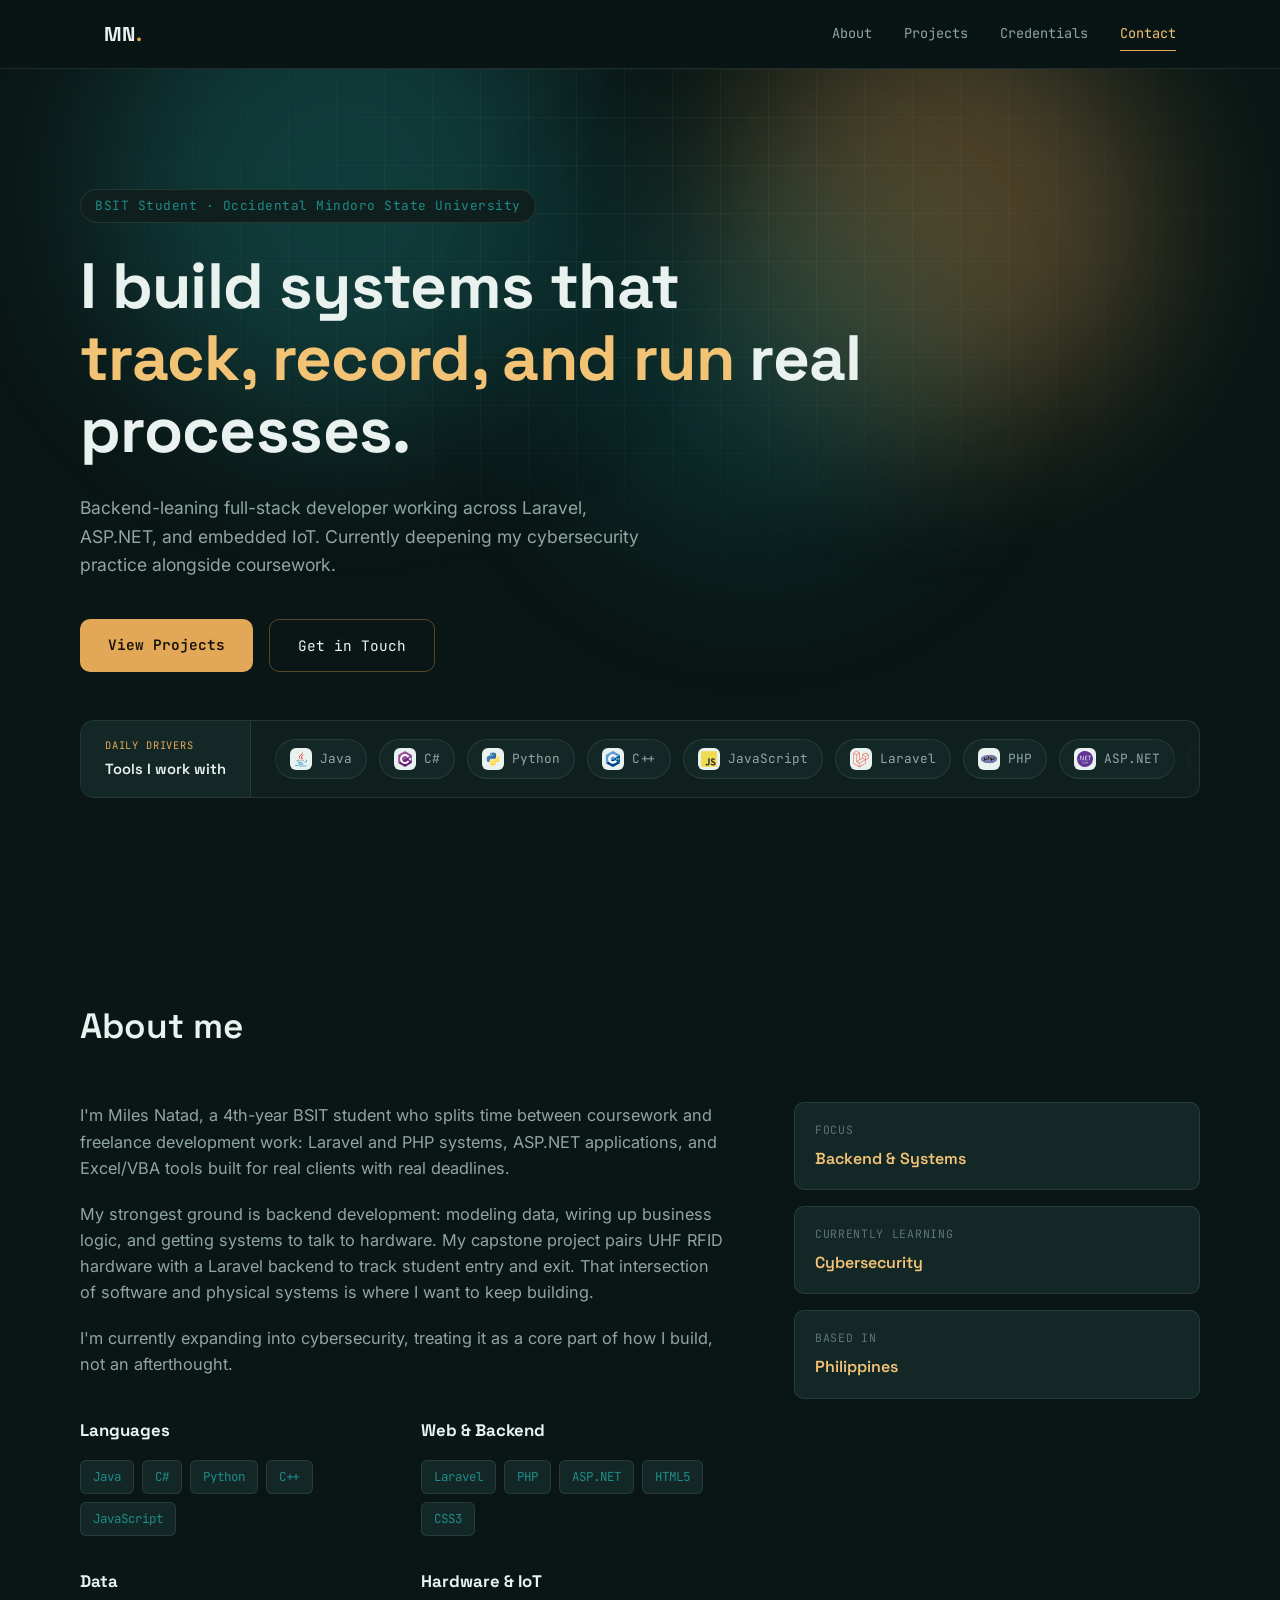
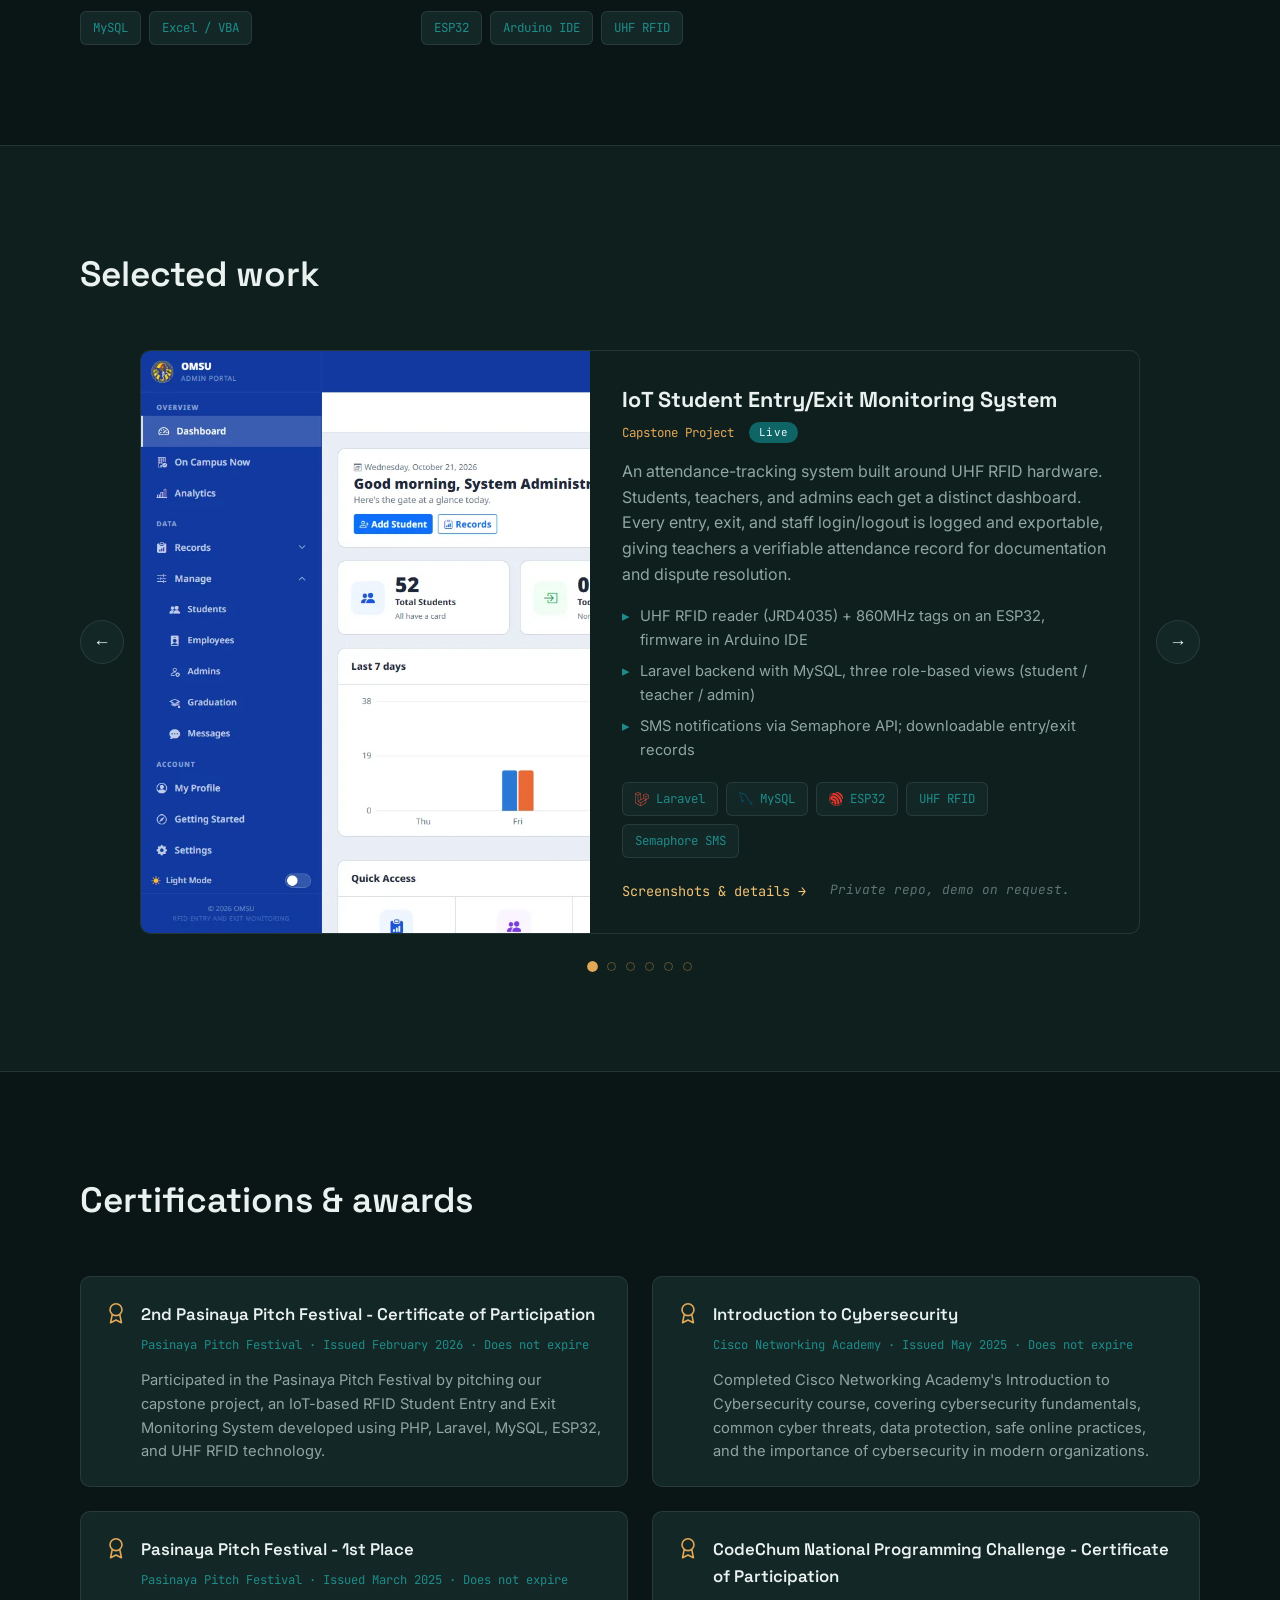
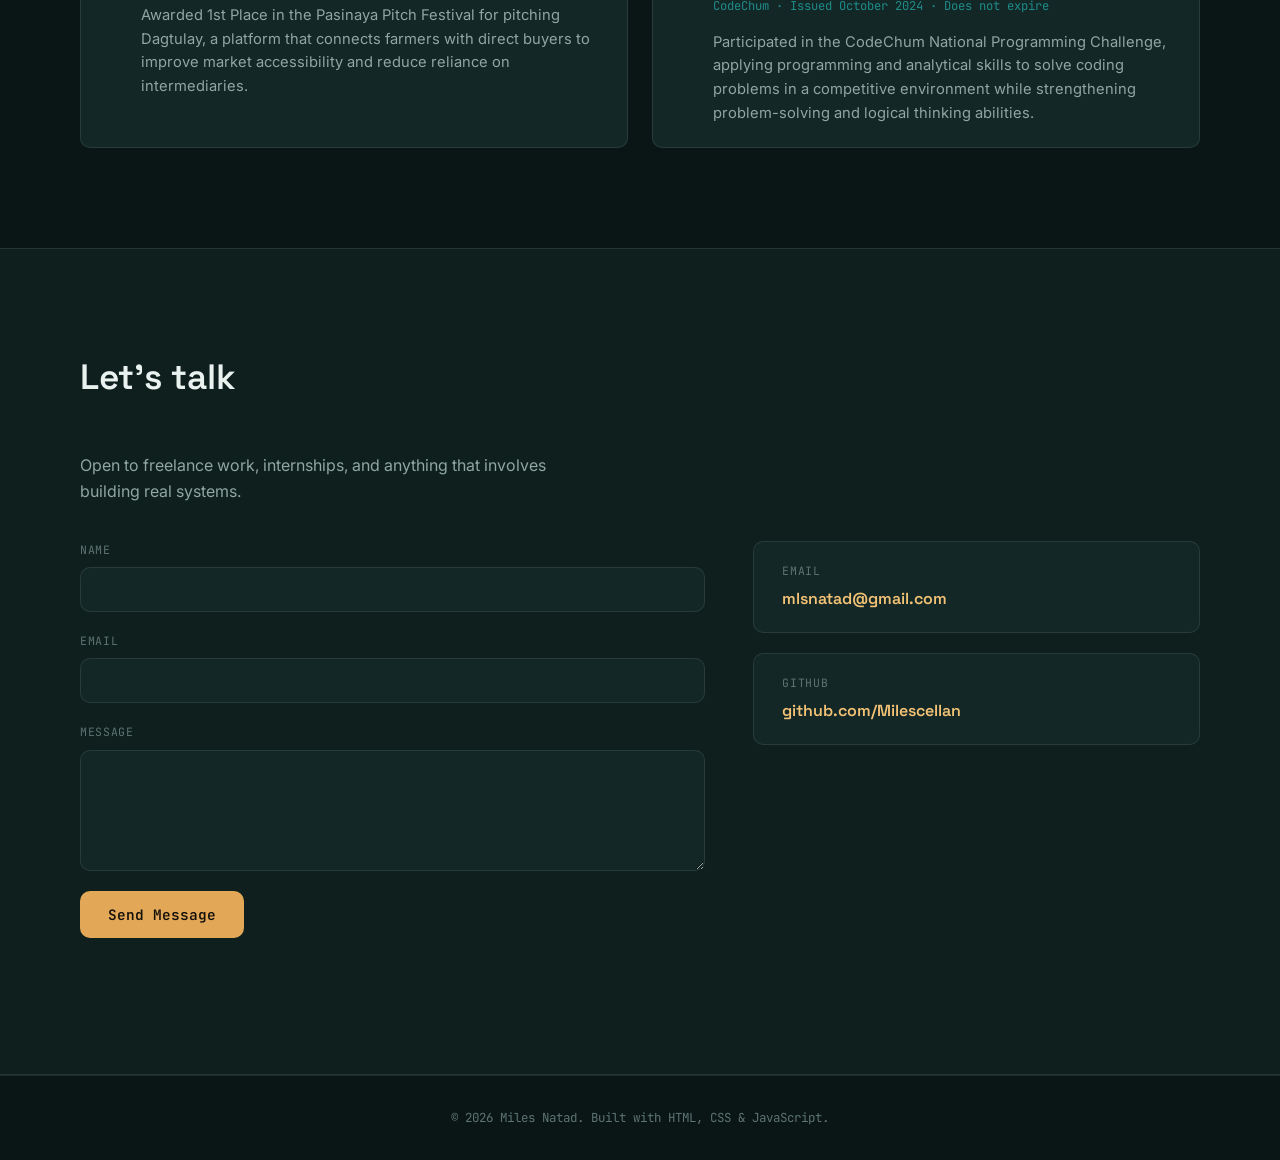
<file: index.html>
<!DOCTYPE html>
<html lang="en">
<head>
<meta charset="UTF-8">
<meta name="viewport" content="width=device-width, initial-scale=1.0">
<title>Miles Natad - Backend-Leaning Full-Stack Developer</title>
<meta name="description" content="Portfolio of Miles Natad, BSIT student and freelance developer specializing in Laravel, ASP.NET, and IoT systems.">

<link rel="icon" type="image/svg+xml" href="assets/icons/favicon.svg">
<link rel="icon" type="image/png" sizes="32x32" href="assets/icons/favicon-32.png">
<link rel="apple-touch-icon" sizes="180x180" href="assets/icons/favicon-180.png">

<meta property="og:type" content="website">
<meta property="og:title" content="Miles Natad - Backend-Leaning Full-Stack Developer">
<meta property="og:description" content="Portfolio of Miles Natad, BSIT student and freelance developer specializing in Laravel, ASP.NET, and IoT systems.">
<meta property="og:image" content="https://milescellan.github.io/assets/images/og-image.png">
<meta property="og:url" content="https://milescellan.github.io/">

<meta name="twitter:card" content="summary_large_image">
<meta name="twitter:title" content="Miles Natad - Backend-Leaning Full-Stack Developer">
<meta name="twitter:description" content="Portfolio of Miles Natad, BSIT student and freelance developer specializing in Laravel, ASP.NET, and IoT systems.">
<meta name="twitter:image" content="https://milescellan.github.io/assets/images/og-image.png">

<link rel="preconnect" href="https://fonts.googleapis.com">
<link rel="preconnect" href="https://fonts.gstatic.com" crossorigin>
<link href="https://fonts.googleapis.com/css2?family=Space+Grotesk:wght@400;500;600;700&family=JetBrains+Mono:wght@400;500&family=Inter:wght@400;500;600&display=swap" rel="stylesheet">
<link rel="stylesheet" href="style.css">

<script type="application/ld+json">
{
  "@context": "https://schema.org",
  "@type": "Person",
  "name": "Miles Natad",
  "url": "https://milescellan.github.io/",
  "sameAs": ["https://github.com/Milescellan"],
  "jobTitle": "Backend-Leaning Full-Stack Developer",
  "email": "mailto:mlsnatad@gmail.com",
  "alumniOf": {
    "@type": "CollegeOrUniversity",
    "name": "Occidental Mindoro State University"
  }
}
</script>
</head>
<body>

<a href="#top" class="skip-link">Skip to main content</a>

<header class="nav">
  <div class="nav-inner">
    <a href="#top" class="nav-brand">MN<span class="nav-brand-dot">.</span></a>
    <nav class="nav-links">
      <a href="#about" data-nav-link="about">About</a>
      <a href="#projects" data-nav-link="projects">Projects</a>
      <a href="#credentials" data-nav-link="credentials">Credentials</a>
      <a href="#contact" data-nav-link="contact">Contact</a>
    </nav>
    <button class="nav-toggle" id="navToggle" aria-label="Toggle menu" aria-expanded="false">
      <span></span><span></span><span></span>
    </button>
  </div>
</header>

<main id="top">

  <!-- HERO -->
  <section class="hero">
    <div class="hero-grid" aria-hidden="true"></div>
    <div class="aurora" aria-hidden="true">
      <span class="aurora-blob aurora-1"></span>
      <span class="aurora-blob aurora-2"></span>
      <span class="aurora-blob aurora-3"></span>
    </div>
    <div class="hero-inner">
      <p class="eyebrow">BSIT Student &middot; Occidental Mindoro State University</p>
      <h1 class="hero-title" data-split>
        I build systems that<br>
        <span class="accent">track, record, and run</span> real processes.
      </h1>
      <p class="hero-sub">
        Backend-leaning full-stack developer working across Laravel, ASP.NET, and embedded IoT.
        Currently deepening my cybersecurity practice alongside coursework.
      </p>
      <div class="hero-actions">
        <a href="#projects" class="btn btn-primary">View Projects</a>
        <a href="#contact" class="btn btn-ghost">Get in Touch</a>
      </div>

      <div class="tools-bar">
        <div class="tools-bar-label">
          <span class="tools-bar-eyebrow">Daily Drivers</span>
          <span class="tools-bar-title">Tools I work with</span>
        </div>
        <div class="tools-bar-track-wrap">
          <div class="tools-bar-track" aria-label="Skills and tools">
            <span class="tool-pill"><span class="tool-pill-icon"><img src="assets/icons/java.svg" alt=""></span>Java</span>
            <span class="tool-pill"><span class="tool-pill-icon"><img src="assets/icons/csharp.svg" alt=""></span>C#</span>
            <span class="tool-pill"><span class="tool-pill-icon"><img src="assets/icons/python.svg" alt=""></span>Python</span>
            <span class="tool-pill"><span class="tool-pill-icon"><img src="assets/icons/cplusplus.svg" alt=""></span>C++</span>
            <span class="tool-pill"><span class="tool-pill-icon"><img src="assets/icons/javascript.svg" alt=""></span>JavaScript</span>
            <span class="tool-pill"><span class="tool-pill-icon"><img src="assets/icons/laravel.svg" alt=""></span>Laravel</span>
            <span class="tool-pill"><span class="tool-pill-icon"><img src="assets/icons/php.svg" alt=""></span>PHP</span>
            <span class="tool-pill"><span class="tool-pill-icon"><img src="assets/icons/dotnet.svg" alt=""></span>ASP.NET</span>
            <span class="tool-pill"><span class="tool-pill-icon"><img src="assets/icons/html5.svg" alt=""></span>HTML5</span>
            <span class="tool-pill"><span class="tool-pill-icon"><img src="assets/icons/css3.svg" alt=""></span>CSS3</span>
            <span class="tool-pill"><span class="tool-pill-icon"><img src="assets/icons/mysql.svg" alt=""></span>MySQL</span>
            <span class="tool-pill"><span class="tool-pill-icon"><img src="assets/icons/excel.svg" alt=""></span>Excel / VBA</span>
            <span class="tool-pill"><span class="tool-pill-icon"><img src="assets/icons/espressif.svg" alt=""></span>ESP32</span>
            <span class="tool-pill"><span class="tool-pill-icon"><img src="assets/icons/arduino.svg" alt=""></span>Arduino IDE</span>
            <span class="tool-pill"><span class="tool-pill-icon"><svg viewBox="0 0 24 24" fill="none" xmlns="http://www.w3.org/2000/svg"><rect x="3" y="9" width="6" height="6" rx="1" stroke="#0F1F1D" stroke-width="1.6"/><path d="M12 12h1.5M15.5 8.5a5 5 0 010 7M18.5 5.5a9 9 0 010 13" stroke="#0F1F1D" stroke-width="1.6" stroke-linecap="round"/></svg></span>UHF RFID</span>
            <!-- duplicated for seamless loop -->
            <span class="tool-pill" aria-hidden="true"><span class="tool-pill-icon"><img src="assets/icons/java.svg" alt=""></span>Java</span>
            <span class="tool-pill" aria-hidden="true"><span class="tool-pill-icon"><img src="assets/icons/csharp.svg" alt=""></span>C#</span>
            <span class="tool-pill" aria-hidden="true"><span class="tool-pill-icon"><img src="assets/icons/python.svg" alt=""></span>Python</span>
            <span class="tool-pill" aria-hidden="true"><span class="tool-pill-icon"><img src="assets/icons/cplusplus.svg" alt=""></span>C++</span>
            <span class="tool-pill" aria-hidden="true"><span class="tool-pill-icon"><img src="assets/icons/javascript.svg" alt=""></span>JavaScript</span>
            <span class="tool-pill" aria-hidden="true"><span class="tool-pill-icon"><img src="assets/icons/laravel.svg" alt=""></span>Laravel</span>
            <span class="tool-pill" aria-hidden="true"><span class="tool-pill-icon"><img src="assets/icons/php.svg" alt=""></span>PHP</span>
            <span class="tool-pill" aria-hidden="true"><span class="tool-pill-icon"><img src="assets/icons/dotnet.svg" alt=""></span>ASP.NET</span>
            <span class="tool-pill" aria-hidden="true"><span class="tool-pill-icon"><img src="assets/icons/html5.svg" alt=""></span>HTML5</span>
            <span class="tool-pill" aria-hidden="true"><span class="tool-pill-icon"><img src="assets/icons/css3.svg" alt=""></span>CSS3</span>
            <span class="tool-pill" aria-hidden="true"><span class="tool-pill-icon"><img src="assets/icons/mysql.svg" alt=""></span>MySQL</span>
            <span class="tool-pill" aria-hidden="true"><span class="tool-pill-icon"><img src="assets/icons/excel.svg" alt=""></span>Excel / VBA</span>
            <span class="tool-pill" aria-hidden="true"><span class="tool-pill-icon"><img src="assets/icons/espressif.svg" alt=""></span>ESP32</span>
            <span class="tool-pill" aria-hidden="true"><span class="tool-pill-icon"><img src="assets/icons/arduino.svg" alt=""></span>Arduino IDE</span>
            <span class="tool-pill" aria-hidden="true"><span class="tool-pill-icon"><svg viewBox="0 0 24 24" fill="none" xmlns="http://www.w3.org/2000/svg"><rect x="3" y="9" width="6" height="6" rx="1" stroke="#0F1F1D" stroke-width="1.6"/><path d="M12 12h1.5M15.5 8.5a5 5 0 010 7M18.5 5.5a9 9 0 010 13" stroke="#0F1F1D" stroke-width="1.6" stroke-linecap="round"/></svg></span>UHF RFID</span>
          </div>
        </div>
      </div>
    </div>
  </section>

  <!-- ABOUT -->
  <section class="section reveal" id="about">
    <div class="section-inner">
      <h2 class="section-title">About me</h2>
      <div class="about-grid">
        <div class="about-text">
          <p>
            I'm Miles Natad, a 4th-year BSIT student who splits time between coursework and freelance
            development work: Laravel and PHP systems, ASP.NET applications, and Excel/VBA tools
            built for real clients with real deadlines.
          </p>
          <p>
            My strongest ground is backend development: modeling data, wiring up business logic,
            and getting systems to talk to hardware. My capstone project pairs UHF RFID hardware
            with a Laravel backend to track student entry and exit. That intersection of software and
            physical systems is where I want to keep building.
          </p>
          <p>
            I'm currently expanding into cybersecurity, treating it as a core part of how I build,
            not an afterthought.
          </p>

          <div class="skills-grid" id="skills">
            <div class="skill-group">
              <h3>Languages</h3>
              <ul class="tag-list">
                <li>Java</li><li>C#</li><li>Python</li><li>C++</li><li>JavaScript</li>
              </ul>
            </div>
            <div class="skill-group">
              <h3>Web &amp; Backend</h3>
              <ul class="tag-list">
                <li>Laravel</li><li>PHP</li><li>ASP.NET</li><li>HTML5</li><li>CSS3</li>
              </ul>
            </div>
            <div class="skill-group">
              <h3>Data</h3>
              <ul class="tag-list">
                <li>MySQL</li><li>Excel / VBA</li>
              </ul>
            </div>
            <div class="skill-group">
              <h3>Hardware &amp; IoT</h3>
              <ul class="tag-list">
                <li>ESP32</li><li>Arduino IDE</li><li>UHF RFID</li>
              </ul>
            </div>
          </div>
        </div>
        <div class="about-meta">
          <div class="meta-card">
            <span class="meta-label">Focus</span>
            <span class="meta-value">Backend &amp; Systems</span>
          </div>
          <div class="meta-card">
            <span class="meta-label">Currently learning</span>
            <span class="meta-value">Cybersecurity</span>
          </div>
          <div class="meta-card">
            <span class="meta-label">Based in</span>
            <span class="meta-value">Philippines</span>
          </div>
        </div>
      </div>
    </div>
  </section>

  <!-- PROJECTS -->
  <section class="section section-alt reveal" id="projects">
    <div class="section-inner">
      <h2 class="section-title">Selected work</h2>

      <div class="project-carousel">
        <button class="carousel-arrow carousel-prev" id="carouselPrev" aria-label="Previous project">&larr;</button>

        <div class="carousel-viewport" id="carouselViewport">
        <div class="carousel-track" id="carouselTrack">

        <!-- Capstone -->
        <article class="project-card project-slide" data-glow data-more="capstone">
          <div class="project-media">
            <img src="assets/images/capstone-dashboard.webp" alt="RFID monitoring admin dashboard with daily entry and exit counts and a 7-day chart" style="object-position: left top">
          </div>
          <div class="project-body">
            <h3>IoT Student Entry/Exit Monitoring System</h3>
            <p class="project-role">Capstone Project <span class="status-badge status-live">Live</span></p>
            <p class="project-desc">
              An attendance-tracking system built around UHF RFID hardware. Students, teachers, and
              admins each get a distinct dashboard. Every entry, exit, and staff login/logout is
              logged and exportable, giving teachers a verifiable attendance record for
              documentation and dispute resolution.
            </p>
            <ul class="project-highlights">
              <li>UHF RFID reader (JRD4035) + 860MHz tags on an ESP32, firmware in Arduino IDE</li>
              <li>Laravel backend with MySQL, three role-based views (student / teacher / admin)</li>
              <li>SMS notifications via Semaphore API; downloadable entry/exit records</li>
            </ul>
            <div class="tag-list tag-list-tech">
              <span><img src="assets/icons/laravel.svg" class="tech-tag-icon" alt="">Laravel</span><span><img src="assets/icons/mysql.svg" class="tech-tag-icon" alt="">MySQL</span><span><img src="assets/icons/espressif.svg" class="tech-tag-icon" alt="">ESP32</span><span>UHF RFID</span><span>Semaphore SMS</span>
            </div>
            <div class="project-links">
              <button type="button" class="link-arrow project-more-btn">Screenshots &amp; details &rarr;</button>
              <span class="link-note">Private repo, demo on request.</span>
            </div>
          </div>
        </article>

        <!-- Thrive -->
        <article class="project-card project-slide" data-glow data-more="thrive">
          <div class="project-media">
            <img src="assets/images/thrive-dashboard.webp" alt="Thrive dashboard showing balance, cash flow chart, and spending by category" style="object-position: left top">
          </div>
          <div class="project-body">
            <h3>Thrive</h3>
            <p class="project-role">Personal Project <span class="status-badge status-live">In Use</span></p>
            <p class="project-desc">
              A self-hosted money tracker for a small group. Budgets, shared books with split
              expenses, recurring transactions, and receipt scanning, with all data in one
              SQLite file.
            </p>
            <ul class="project-highlights">
              <li>Accounts with scrypt passwords, httpOnly sessions, sign-in lockout, invite-only sign-up</li>
              <li>Receipt reading with Claude, falling back to offline Tesseract OCR</li>
              <li>Excel import/export, daily backups, and unit tests for the money logic</li>
            </ul>
            <div class="tag-list tag-list-tech">
              <span><img src="assets/icons/react.svg" class="tech-tag-icon" alt="">React</span><span><img src="assets/icons/nodejs.svg" class="tech-tag-icon" alt="">Node.js</span><span>Express</span><span><img src="assets/icons/sqlite.svg" class="tech-tag-icon" alt="">SQLite</span>
            </div>
            <div class="project-links">
              <button type="button" class="link-arrow project-more-btn">Screenshots &amp; details &rarr;</button>
              <a href="https://github.com/Milescellan/budget-tracker" target="_blank" rel="noopener" class="link-arrow">GitHub &rarr;</a>
            </div>
          </div>
        </article>

        <!-- Personal Karaoke -->
        <article class="project-card project-slide" data-glow data-more="karaoke">
          <div class="project-media">
            <img src="assets/images/karaoke.webp" alt="Karaoke room with a connected guest, chat, a playing karaoke video, and synced lyrics" style="object-position: center top">
          </div>
          <div class="project-body">
            <h3>Personal Karaoke</h3>
            <p class="project-role">Personal Project <span class="status-badge status-live">Complete</span></p>
            <p class="project-desc">
              A real-time karaoke room for up to 6 friends. Everyone watches the same YouTube
              video in sync, follows the same lyrics, and sings together on a live call.
            </p>
            <ul class="project-highlights">
              <li>Synced playback with server-held state and drift correction</li>
              <li>WebRTC voice and video call with a TURN fallback for strict networks</li>
              <li>Shared queue, time-synced LRC lyrics, chat, and in-browser recording</li>
            </ul>
            <div class="tag-list tag-list-tech">
              <span><img src="assets/icons/react.svg" class="tech-tag-icon" alt="">React</span><span><img src="assets/icons/nodejs.svg" class="tech-tag-icon" alt="">Node.js</span><span>Socket.IO</span><span>WebRTC</span>
            </div>
            <div class="project-links">
              <button type="button" class="link-arrow project-more-btn">Screenshots &amp; details &rarr;</button>
              <a href="https://github.com/Milescellan/personal-karaoke" target="_blank" rel="noopener" class="link-arrow">GitHub &rarr;</a>
            </div>
          </div>
        </article>

        <!-- Hotel Booking API -->
        <article class="project-card project-slide" data-glow data-more="hotel">
          <div class="project-media project-media-code">
            <pre class="project-code" aria-label="Real API response: a second booking for overlapping dates is rejected"><code><span class="code-dim">POST /api/bookings</span>
room 204, Dec 20 to 23
<span class="code-ok">201 Created</span>  nights: 3, total_price: "10500.00"

<span class="code-dim">POST /api/bookings</span>
room 204, Dec 22 to 24
<span class="code-err">422 Unprocessable Content</span>
{
  "errors": {
    "room_id": ["This room is already booked
                 for the selected dates."]
  }
}</code></pre>
          </div>
          <div class="project-body">
            <h3>Hotel Booking API</h3>
            <p class="project-role">CertiCode Internship</p>
            <p class="project-desc">
              A REST API for hotel rooms and bookings. It blocks double-booking, searches rooms
              free for a date range, prices the stay on the server, and emails the guest.
            </p>
            <ul class="project-highlights">
              <li>Overlap check rejects bookings that clash with an active one</li>
              <li>Form Request validation and API Resources for consistent JSON</li>
              <li>Queued confirmation email; cancel keeps history instead of deleting</li>
            </ul>
            <div class="tag-list tag-list-tech">
              <span><img src="assets/icons/laravel.svg" class="tech-tag-icon" alt="">Laravel</span><span><img src="assets/icons/php.svg" class="tech-tag-icon" alt="">PHP</span><span><img src="assets/icons/sqlite.svg" class="tech-tag-icon" alt="">SQLite</span>
            </div>
            <div class="project-links">
              <button type="button" class="link-arrow project-more-btn">Example &amp; details &rarr;</button>
              <a href="https://github.com/Milescellan/hotel-booking-api" target="_blank" rel="noopener" class="link-arrow">GitHub &rarr;</a>
            </div>
          </div>
        </article>

        <!-- POS -->
        <article class="project-card project-slide" data-glow data-more="pos">
          <div class="project-media">
            <img src="assets/images/pos.webp" alt="G4 Store Excel POS with a sample order, totals, and change computed" style="object-position: right top">
          </div>
          <div class="project-body">
            <h3>Excel POS System</h3>
            <p class="project-role">Freelance Client Work</p>
            <p class="project-desc">
              A point-of-sale system built in Excel/VBA for a paying client: a sari-sari
              store-themed tool delivered end-to-end for their own school requirement.
              Handled the full engagement: requirements, build, and delivery.
            </p>
            <ul class="project-highlights">
              <li>VBA-driven sales entry, inventory, and totals</li>
              <li>Delivered on a fixed scope and timeline for a paying client</li>
            </ul>
            <div class="tag-list tag-list-tech">
              <span><img src="assets/icons/excel.svg" class="tech-tag-icon" alt="">Excel</span><span>VBA</span>
            </div>
            <div class="project-links">
              <button type="button" class="link-arrow project-more-btn">Screenshots &amp; details &rarr;</button>
            </div>
          </div>
        </article>

        <!-- Reserved: Cybersecurity Research -->
        <article class="project-card project-card-pending project-slide" data-glow>
          <div class="project-body project-body-pending">
            <h3>Cybersecurity Awareness Research</h3>
            <p class="project-role">Academic Research &middot; Being Reworked</p>
            <p class="project-desc">
              A research study on cybersecurity awareness, currently being redone with fresh,
              interview-based data. Coming soon.
            </p>
          </div>
        </article>

        </div>
        </div>

        <button class="carousel-arrow carousel-next" id="carouselNext" aria-label="Next project">&rarr;</button>
      </div>

      <div class="carousel-dots" id="carouselDots"></div>
    </div>
  </section>

  <!-- CREDENTIALS -->
  <section class="section reveal" id="credentials">
    <div class="section-inner">
      <h2 class="section-title">Certifications &amp; awards</h2>

      <div class="credentials-grid">

        <div class="credential-card">
          <span class="credential-icon" aria-hidden="true">
            <svg viewBox="0 0 24 24" fill="none" xmlns="http://www.w3.org/2000/svg">
              <circle cx="12" cy="8" r="5.5" stroke="currentColor" stroke-width="1.5"/>
              <path d="M8.5 12.5L7 20l5-2.5 5 2.5-1.5-7.5" stroke="currentColor" stroke-width="1.5" stroke-linejoin="round"/>
            </svg>
          </span>
          <h3>2nd Pasinaya Pitch Festival - Certificate of Participation</h3>
          <p class="credential-meta">Pasinaya Pitch Festival &middot; Issued February 2026 &middot; Does not expire</p>
          <p class="credential-desc">
            Participated in the Pasinaya Pitch Festival by pitching our capstone project, an
            IoT-based RFID Student Entry and Exit Monitoring System developed using PHP, Laravel,
            MySQL, ESP32, and UHF RFID technology.
          </p>
        </div>

        <div class="credential-card">
          <span class="credential-icon" aria-hidden="true">
            <svg viewBox="0 0 24 24" fill="none" xmlns="http://www.w3.org/2000/svg">
              <circle cx="12" cy="8" r="5.5" stroke="currentColor" stroke-width="1.5"/>
              <path d="M8.5 12.5L7 20l5-2.5 5 2.5-1.5-7.5" stroke="currentColor" stroke-width="1.5" stroke-linejoin="round"/>
            </svg>
          </span>
          <h3>Introduction to Cybersecurity</h3>
          <p class="credential-meta">Cisco Networking Academy &middot; Issued May 2025 &middot; Does not expire</p>
          <p class="credential-desc">
            Completed Cisco Networking Academy's Introduction to Cybersecurity course, covering
            cybersecurity fundamentals, common cyber threats, data protection, safe online
            practices, and the importance of cybersecurity in modern organizations.
          </p>
        </div>

        <div class="credential-card">
          <span class="credential-icon" aria-hidden="true">
            <svg viewBox="0 0 24 24" fill="none" xmlns="http://www.w3.org/2000/svg">
              <circle cx="12" cy="8" r="5.5" stroke="currentColor" stroke-width="1.5"/>
              <path d="M8.5 12.5L7 20l5-2.5 5 2.5-1.5-7.5" stroke="currentColor" stroke-width="1.5" stroke-linejoin="round"/>
            </svg>
          </span>
          <h3>Pasinaya Pitch Festival - 1st Place</h3>
          <p class="credential-meta">Pasinaya Pitch Festival &middot; Issued March 2025 &middot; Does not expire</p>
          <p class="credential-desc">
            Awarded 1st Place in the Pasinaya Pitch Festival for pitching Dagtulay, a platform
            that connects farmers with direct buyers to improve market accessibility and reduce
            reliance on intermediaries.
          </p>
        </div>

        <div class="credential-card">
          <span class="credential-icon" aria-hidden="true">
            <svg viewBox="0 0 24 24" fill="none" xmlns="http://www.w3.org/2000/svg">
              <circle cx="12" cy="8" r="5.5" stroke="currentColor" stroke-width="1.5"/>
              <path d="M8.5 12.5L7 20l5-2.5 5 2.5-1.5-7.5" stroke="currentColor" stroke-width="1.5" stroke-linejoin="round"/>
            </svg>
          </span>
          <h3>CodeChum National Programming Challenge - Certificate of Participation</h3>
          <p class="credential-meta">CodeChum &middot; Issued October 2024 &middot; Does not expire</p>
          <p class="credential-desc">
            Participated in the CodeChum National Programming Challenge, applying programming and
            analytical skills to solve coding problems in a competitive environment while
            strengthening problem-solving and logical thinking abilities.
          </p>
        </div>

      </div>
    </div>
  </section>

  <!-- CONTACT -->
  <section class="section section-alt reveal" id="contact">
    <div class="section-inner">
      <h2 class="section-title">Let's talk</h2>
      <p class="contact-sub">Open to freelance work, internships, and anything that involves building real systems.</p>

      <div class="contact-grid">
        <form class="contact-form" id="contactForm" action="https://formspree.io/f/mnpjrnaa" method="POST">
          <div class="form-row">
            <label for="cf-name">Name</label>
            <input type="text" id="cf-name" name="name" autocomplete="name" required>
          </div>
          <div class="form-row">
            <label for="cf-email">Email</label>
            <input type="email" id="cf-email" name="email" autocomplete="email" required>
          </div>
          <div class="form-row">
            <label for="cf-message">Message</label>
            <textarea id="cf-message" name="message" rows="5" required></textarea>
          </div>
          <button type="submit" class="btn btn-primary">Send Message</button>
          <output class="form-status" id="formStatus" aria-live="polite"></output>
        </form>

        <div class="contact-links">
          <a href="mailto:mlsnatad@gmail.com" class="contact-link">
            <span class="contact-label">Email</span>
            <span class="contact-value">mlsnatad@gmail.com</span>
          </a>
          <a href="https://github.com/Milescellan" target="_blank" rel="noopener" class="contact-link">
            <span class="contact-label">GitHub</span>
            <span class="contact-value">github.com/Milescellan</span>
          </a>
        </div>
      </div>
    </div>
  </section>

  <dialog class="project-dialog" id="projectDialog" aria-labelledby="projectDialogTitle">
    <button type="button" class="dialog-close" id="projectDialogClose" aria-label="Close">&times;</button>
    <div class="dialog-body" id="projectDialogBody"></div>
  </dialog>

  <template id="more-capstone">
    <h3>IoT Student Entry/Exit Monitoring System</h3>
    <p class="project-role">Capstone Project</p>
    <div class="dialog-gallery">
      <figure><img src="assets/images/capstone-landing.webp" alt="Public landing page with a live gate summary" loading="lazy"><figcaption>Public landing page with a live gate summary</figcaption></figure>
      <figure><img src="assets/images/capstone-dashboard.webp" alt="Admin dashboard" loading="lazy"><figcaption>Admin dashboard: today's entries, exits, and the last 7 days</figcaption></figure>
      <figure><img src="assets/images/capstone-analytics.webp" alt="Analytics page with date range and export" loading="lazy"><figcaption>Analytics with a date range, busiest hours, and export</figcaption></figure>
      <figure><img src="assets/images/capstone-teacher.webp" alt="Teacher portal dashboard" loading="lazy"><figcaption>Teacher portal, scoped to their own students</figcaption></figure>
    </div>
    <ul class="project-highlights">
      <li>Gate kiosk shows each entry or exit with the student's photo, and rejects unregistered cards</li>
      <li>Admins handle unrecognized scans, register replacement cards, and import students in bulk</li>
      <li>Audit logs for every staff action, plus downloadable employee DTRs and database backups</li>
      <li>Two-factor authentication and a data privacy notice on first sign-in</li>
    </ul>
  </template>

  <template id="more-thrive">
    <h3>Thrive</h3>
    <p class="project-role">Personal Project</p>
    <div class="dialog-gallery">
      <figure><img src="assets/images/thrive-dashboard.webp" alt="Thrive dashboard" loading="lazy"><figcaption>Dashboard: balance, cash flow, and spending by category</figcaption></figure>
      <figure><img src="assets/images/thrive-transactions.webp" alt="Transactions list with filters" loading="lazy"><figcaption>Transactions with type, month, category, and search filters</figcaption></figure>
      <figure><img src="assets/images/thrive-budgets.webp" alt="Monthly budgets with progress bars" loading="lazy"><figcaption>Monthly budgets that warn when a category runs low or goes over</figcaption></figure>
      <figure><img src="assets/images/thrive-reports.webp" alt="Yearly report with charts" loading="lazy"><figcaption>Year report: month by month and where the money went</figcaption></figure>
    </div>
    <ul class="project-highlights">
      <li>Shared books with equal, single, or custom splits and a settle-up balance</li>
      <li>Recurring monthly entries that catch up on months the app was closed</li>
      <li>Wallets and transfers, savings goals, and an admin page for the group</li>
      <li>Money stored as integer centavos, so totals never drift</li>
    </ul>
    <p class="link-note">Screenshots use sample data.</p>
  </template>

  <template id="more-karaoke">
    <h3>Personal Karaoke</h3>
    <p class="project-role">Personal Project</p>
    <div class="dialog-gallery">
      <figure><img src="assets/images/karaoke.webp" alt="Karaoke room with a live call, chat, video, and synced lyrics" loading="lazy"><figcaption>A room mid-song: live call, chat, the karaoke video, and synced lyrics</figcaption></figure>
      <figure><img src="assets/images/karaoke-home.webp" alt="Start screen to create or join a room" loading="lazy"><figcaption>Create a room or join one with a 6-character code</figcaption></figure>
    </div>
    <ul class="project-highlights">
      <li>The server holds the playback state; clients only seek when they drift more than 3 seconds</li>
      <li>Mesh WebRTC call for up to 6 people, with a public TURN fallback for strict networks</li>
      <li>Song search through the YouTube Data API, lyrics from LRCLIB, and in-browser recording</li>
      <li>Hosts can lock a room; known members can still rejoin</li>
    </ul>
  </template>

  <template id="more-hotel">
    <h3>Hotel Booking API</h3>
    <p class="project-role">CertiCode Internship</p>
    <div class="dialog-gallery">
      <figure>
        <pre class="project-code dialog-code"><code><span class="code-dim">POST /api/bookings</span>
{ "room_id": 1, "guest_name": "Andrea Villanueva", "guest_email": "...",
  "check_in": "2026-12-20", "check_out": "2026-12-23" }

<span class="code-ok">201 Created</span>
{ "nights": 3, "total_price": "10500.00", "status": "pending" }

<span class="code-dim">POST /api/bookings</span>
{ "room_id": 1, "guest_name": "...", "check_in": "2026-12-22", "check_out": "2026-12-24" }

<span class="code-err">422 Unprocessable Content</span>
{ "errors": { "room_id": ["This room is already booked for the selected dates."] } }</code></pre>
        <figcaption>Real responses: the second booking overlaps the first, so it's rejected</figcaption>
      </figure>
    </div>
    <ul class="project-highlights">
      <li>Full CRUD for rooms and bookings, with filters for status, room, guest, and dates</li>
      <li>Availability search for a date range, by room type and minimum capacity</li>
      <li>The server computes nights and total price; clients never send a price</li>
      <li>Cancelling keeps the booking as history and frees the dates</li>
    </ul>
  </template>

  <template id="more-pos">
    <h3>Excel POS System</h3>
    <p class="project-role">Freelance Client Work</p>
    <div class="dialog-gallery">
      <figure><img src="assets/images/pos.webp" alt="POS screen with a sample order" loading="lazy"><figcaption>Order screen: add items, then totals and change compute automatically</figcaption></figure>
      <figure><img src="assets/images/pos-products.webp" alt="Product price list sheet" loading="lazy"><figcaption>The product list the order screen looks prices up from</figcaption></figure>
    </div>
    <ul class="project-highlights">
      <li>Unit prices fill in from the product list as soon as an item is picked</li>
      <li>Buttons for add item, remove last, new transaction, print receipt, and save as PDF</li>
      <li>Numbered receipts with date and time</li>
    </ul>
    <p class="link-note">Screenshot shows a sample order.</p>
  </template>

</main>

<footer class="footer">
  <p>&copy; <span id="year"></span> Miles Natad. Built with HTML, CSS &amp; JavaScript.</p>
</footer>

<script src="script.js"></script>
</body>
</html>
</file>
<file: style.css>
/* ============================================
   TOKENS
   ============================================ */
:root {
  --bg-deep: #0A1615;
  --bg-panel: #0F1F1D;
  --bg-panel-2: #132726;
  --teal-600: #0F6466;
  --teal-400: #1E8C8A;
  --amber: #E3A857;
  --amber-bright: #F2C275;
  --text-primary: #EAF2F0;
  --text-muted: #8FA6A3;
  --text-faint: #5D7472;
  --border: rgba(143, 166, 163, 0.16);
  --border-strong: rgba(227, 168, 87, 0.35);

  --font-display: 'Space Grotesk', sans-serif;
  --font-body: 'Inter', sans-serif;
  --font-mono: 'JetBrains Mono', monospace;

  --radius: 10px;
  --max-width: 1120px;
}

* { box-sizing: border-box; margin: 0; padding: 0; }

html { scroll-behavior: smooth; }

.skip-link {
  position: absolute;
  left: -9999px;
  top: 0;
  z-index: 1000;
  background: var(--amber);
  color: #14100a;
  font-family: var(--font-mono);
  font-weight: 600;
  padding: 12px 20px;
  border-radius: 0 0 var(--radius) 0;
}

.skip-link:focus {
  left: 0;
}

@media (prefers-reduced-motion: reduce) {
  html { scroll-behavior: auto; }
  * { animation-duration: 0.01ms !important; animation-iteration-count: 1 !important; transition-duration: 0.01ms !important; }

  /* The marquee is a slow linear scroll, not the kind of motion this
     preference is meant to suppress. The blanket rule above would
     otherwise freeze it after a single near-instant, invisible pass. */
  .tools-bar-track {
    animation-duration: 40s !important;
    animation-iteration-count: infinite !important;
  }

  .carousel-track {
    transition-duration: 0.9s !important;
  }
}

body {
  background: var(--bg-deep);
  color: var(--text-primary);
  font-family: var(--font-body);
  line-height: 1.6;
  overflow-x: hidden;
}

a { color: inherit; text-decoration: none; }
ul { list-style: none; }
img { max-width: 100%; display: block; }

:focus-visible {
  outline: 2px solid var(--amber);
  outline-offset: 3px;
}

/* ============================================
   NAV
   ============================================ */
.nav {
  position: sticky;
  top: 0;
  z-index: 100;
  background: rgba(10, 22, 21, 0.85);
  backdrop-filter: blur(10px);
  border-bottom: 1px solid var(--border);
}

.nav-inner {
  max-width: var(--max-width);
  margin: 0 auto;
  padding: 18px 24px;
  display: flex;
  align-items: center;
  justify-content: space-between;
}

.nav-brand {
  font-family: var(--font-display);
  font-weight: 700;
  font-size: 1.25rem;
  letter-spacing: 0.02em;
}

.nav-brand-dot { color: var(--amber); }

.nav-links {
  display: flex;
  gap: 32px;
}

.nav-links a {
  font-family: var(--font-mono);
  font-size: 0.85rem;
  color: var(--text-muted);
  transition: color 0.2s ease;
  position: relative;
}

.nav-links a:hover { color: var(--amber-bright); }

.nav-links a::after {
  content: '';
  position: absolute;
  left: 0;
  bottom: -6px;
  width: 100%;
  height: 1px;
  background: var(--amber);
  transform: scaleX(0);
  transform-origin: left;
  transition: transform 0.25s ease;
}

.nav-links a:hover::after {
  transform: scaleX(1);
}

.nav-links a.active {
  color: var(--amber-bright);
}

.nav-links a.active::after {
  transform: scaleX(1);
}

.nav-toggle {
  display: none;
  flex-direction: column;
  gap: 5px;
  background: none;
  border: none;
  cursor: pointer;
  padding: 4px;
}

.nav-toggle span {
  width: 22px;
  height: 2px;
  background: var(--text-primary);
  transition: transform 0.2s ease, opacity 0.2s ease;
}

/* ============================================
   HERO
   ============================================ */
.hero {
  position: relative;
  padding: 120px 24px 100px;
  overflow: hidden;
}

.hero-grid {
  position: absolute;
  inset: 0;
  background-image:
    linear-gradient(var(--border) 1px, transparent 1px),
    linear-gradient(90deg, var(--border) 1px, transparent 1px);
  background-size: 48px 48px;
  mask-image: radial-gradient(ellipse 70% 60% at 50% 20%, black 20%, transparent 75%);
  opacity: 0.5;
  z-index: 0;
}

.aurora {
  position: absolute;
  inset: 0;
  overflow: hidden;
  z-index: 0;
  pointer-events: none;
}

.aurora-blob {
  position: absolute;
  border-radius: 50%;
  filter: blur(80px);
  opacity: 0.32;
  will-change: transform;
}

.aurora-1 {
  width: 480px; height: 480px;
  background: var(--teal-400);
  top: -120px; left: 8%;
  animation: auroraDrift1 16s ease-in-out infinite;
}

.aurora-2 {
  width: 420px; height: 420px;
  background: var(--amber);
  top: -60px; right: 10%;
  animation: auroraDrift2 20s ease-in-out infinite;
}

.aurora-3 {
  width: 360px; height: 360px;
  background: var(--teal-600);
  top: 120px; left: 45%;
  animation: auroraDrift3 24s ease-in-out infinite;
}

@keyframes auroraDrift1 {
  0%, 100% { transform: translate(0, 0) scale(1); }
  50% { transform: translate(40px, 30px) scale(1.1); }
}

@keyframes auroraDrift2 {
  0%, 100% { transform: translate(0, 0) scale(1); }
  50% { transform: translate(-50px, 20px) scale(0.95); }
}

@keyframes auroraDrift3 {
  0%, 100% { transform: translate(0, 0) scale(1); }
  50% { transform: translate(20px, -40px) scale(1.08); }
}

@media (prefers-reduced-motion: reduce) {
  .aurora-blob { animation: none; }
}

.hero-inner {
  position: relative;
  z-index: 1;
  max-width: var(--max-width);
  margin: 0 auto;
}

.eyebrow {
  display: inline-flex;
  align-items: center;
  gap: 8px;
  font-family: var(--font-mono);
  font-size: 0.8rem;
  color: var(--teal-400);
  letter-spacing: 0.04em;
  margin-bottom: 28px;
  padding: 6px 14px;
  border: 1px solid var(--border);
  border-radius: 999px;
  background: var(--bg-panel);
}

.hero-title {
  font-family: var(--font-display);
  font-weight: 700;
  font-size: clamp(2.2rem, 5.5vw, 4rem);
  line-height: 1.12;
  letter-spacing: -0.01em;
  max-width: 820px;
  margin-bottom: 28px;
}

.accent {
  color: var(--amber-bright);
}

/* Split-text reveal (words animate in via JS-added spans) */
.split-word {
  display: inline-block;
  opacity: 0;
  transform: translateY(0.6em);
  filter: blur(6px);
  animation: splitReveal 0.7s cubic-bezier(0.22, 1, 0.36, 1) forwards;
}

@keyframes splitReveal {
  to {
    opacity: 1;
    transform: translateY(0);
    filter: blur(0);
  }
}

@media (prefers-reduced-motion: reduce) {
  .split-word {
    opacity: 1;
    transform: none;
    filter: none;
    animation: none;
  }
}

.hero-sub {
  font-size: 1.1rem;
  color: var(--text-muted);
  max-width: 560px;
  margin-bottom: 40px;
}

.hero-actions {
  display: flex;
  gap: 16px;
  flex-wrap: wrap;
}

.btn {
  font-family: var(--font-mono);
  font-size: 0.9rem;
  padding: 14px 28px;
  border-radius: var(--radius);
  transition: transform 0.15s ease, box-shadow 0.15s ease, background 0.15s ease;
  display: inline-block;
}

.btn-primary {
  background: var(--amber);
  color: #14100a;
  font-weight: 600;
}

.btn-primary:hover {
  background: var(--amber-bright);
  transform: translateY(-2px);
  box-shadow: 0 8px 24px rgba(227, 168, 87, 0.25);
}

.btn-ghost {
  border: 1px solid var(--border-strong);
  color: var(--text-primary);
}

.btn-ghost:hover {
  border-color: var(--amber);
  transform: translateY(-2px);
}

/* ============================================
   TOOLS MARQUEE ("Daily Drivers")
   ============================================ */
.tools-bar {
  position: relative;
  z-index: 1;
  display: flex;
  align-items: stretch;
  margin-top: 48px;
  border: 1px solid var(--border);
  border-radius: 14px;
  background: var(--bg-panel);
  overflow: hidden;
}

.tools-bar-label {
  flex: 0 0 auto;
  display: flex;
  flex-direction: column;
  justify-content: center;
  gap: 4px;
  padding: 16px 24px;
  border-right: 1px solid var(--border);
  background: var(--bg-panel-2);
}

.tools-bar-eyebrow {
  font-family: var(--font-mono);
  font-size: 0.65rem;
  letter-spacing: 0.08em;
  text-transform: uppercase;
  color: var(--amber);
}

.tools-bar-title {
  font-family: var(--font-display);
  font-weight: 600;
  font-size: 0.92rem;
  color: var(--text-primary);
  white-space: nowrap;
}

.tools-bar-track-wrap {
  position: relative;
  flex: 1 1 auto;
  overflow: hidden;
  -webkit-mask-image: linear-gradient(90deg, transparent, black 32px, black calc(100% - 32px), transparent);
          mask-image: linear-gradient(90deg, transparent, black 32px, black calc(100% - 32px), transparent);
}

.tools-bar-track {
  display: flex;
  align-items: center;
  gap: 12px;
  width: max-content;
  height: 100%;
  padding: 14px 24px;
  animation: toolsScroll 32s linear infinite;
}

.tools-bar-track-wrap:hover .tools-bar-track {
  animation-play-state: paused;
}

@keyframes toolsScroll {
  from { transform: translateX(0); }
  to   { transform: translateX(-50%); }
}

.tool-pill {
  display: flex;
  align-items: center;
  gap: 8px;
  padding: 8px 14px;
  border: 1px solid var(--border);
  border-radius: 999px;
  background: var(--bg-panel-2);
  white-space: nowrap;
  font-family: var(--font-mono);
  font-size: 0.8rem;
  color: var(--text-muted);
}

.tool-pill-icon {
  flex-shrink: 0;
  width: 22px;
  height: 22px;
  border-radius: 6px;
  display: flex;
  align-items: center;
  justify-content: center;
  background: #EAF2F0;
  padding: 3px;
}

.tool-pill-icon img {
  width: 100%;
  height: 100%;
  object-fit: contain;
}

@media (max-width: 640px) {
  .tools-bar { flex-direction: column; }
  .tools-bar-label { border-right: none; border-bottom: 1px solid var(--border); }
}

/* ============================================
   SECTIONS (shared)
   ============================================ */
.section {
  padding: 100px 24px;
  scroll-margin-top: 76px;
}

.section-alt {
  background: var(--bg-panel);
  border-top: 1px solid var(--border);
  border-bottom: 1px solid var(--border);
}

.section-inner {
  max-width: var(--max-width);
  margin: 0 auto;
}

.section-title {
  font-family: var(--font-display);
  font-weight: 600;
  font-size: clamp(1.6rem, 3vw, 2.2rem);
  margin-bottom: 48px;
}

/* ============================================
   ABOUT
   ============================================ */
.about-grid {
  display: grid;
  grid-template-columns: 1.6fr 1fr;
  gap: 64px;
}

.about-text p {
  color: var(--text-muted);
  margin-bottom: 20px;
  font-size: 1.02rem;
}

.about-meta {
  display: flex;
  flex-direction: column;
  gap: 16px;
}

.about-text .skills-grid {
  margin-top: 40px;
}

.meta-card {
  border: 1px solid var(--border);
  border-radius: var(--radius);
  padding: 18px 20px;
  display: flex;
  flex-direction: column;
  gap: 6px;
  background: var(--bg-panel-2);
}

.meta-label {
  font-family: var(--font-mono);
  font-size: 0.72rem;
  color: var(--text-faint);
  text-transform: uppercase;
  letter-spacing: 0.06em;
}

.meta-value {
  font-family: var(--font-display);
  font-weight: 600;
  color: var(--amber-bright);
}

/* ============================================
   SKILLS
   ============================================ */
.skills-grid {
  display: grid;
  grid-template-columns: repeat(auto-fit, minmax(220px, 1fr));
  gap: 32px;
}

.skill-group h3 {
  font-family: var(--font-display);
  font-size: 1.05rem;
  margin-bottom: 16px;
  color: var(--text-primary);
}

.tag-list {
  display: flex;
  flex-wrap: wrap;
  gap: 8px;
}

.tag-list li,
.tag-list-tech span {
  font-family: var(--font-mono);
  font-size: 0.78rem;
  color: var(--teal-400);
  border: 1px solid var(--border);
  padding: 6px 12px;
  border-radius: 6px;
  background: var(--bg-panel-2);
}

.tag-list-tech span {
  display: inline-flex;
  align-items: center;
  gap: 7px;
}

.tech-tag-icon {
  width: 14px;
  height: 14px;
  object-fit: contain;
  flex-shrink: 0;
}

/* ============================================
   PROJECTS CAROUSEL
   ============================================ */
.project-carousel {
  display: flex;
  align-items: center;
  gap: 16px;
}

.carousel-viewport {
  flex: 1 1 auto;
  overflow: hidden;
}

.carousel-track {
  display: flex;
  transition: transform 0.9s ease-in-out;
}

.project-slide {
  flex: 0 0 100%;
  min-width: 0;
}

.carousel-arrow {
  flex: 0 0 auto;
  width: 44px;
  height: 44px;
  border-radius: 50%;
  border: 1px solid var(--border);
  background: var(--bg-panel-2);
  color: var(--text-primary);
  font-size: 1.1rem;
  cursor: pointer;
  display: flex;
  align-items: center;
  justify-content: center;
  transition: border-color 0.2s ease, color 0.2s ease, transform 0.15s ease;
}

.carousel-arrow:hover {
  border-color: var(--border-strong);
  color: var(--amber-bright);
  transform: translateY(-2px);
}

.carousel-dots {
  display: flex;
  justify-content: center;
  gap: 10px;
  margin-top: 28px;
}

.carousel-dot {
  width: 9px;
  height: 9px;
  border-radius: 50%;
  border: 1px solid var(--border-strong);
  background: transparent;
  padding: 0;
  cursor: pointer;
  transition: background 0.2s ease, transform 0.2s ease;
}

.carousel-dot.active {
  background: var(--amber);
  transform: scale(1.2);
}

@media (max-width: 640px) {
  .carousel-arrow { width: 36px; height: 36px; font-size: 0.95rem; }
}

.project-card {
  display: grid;
  grid-template-columns: 0.9fr 1.1fr;
  gap: 0;
  border: 1px solid var(--border);
  border-radius: var(--radius);
  overflow: hidden;
  background: var(--bg-panel);
  transition: border-color 0.2s ease;
  position: relative;
}

.project-card::before {
  content: '';
  position: absolute;
  inset: 0;
  z-index: 0;
  opacity: 0;
  background: radial-gradient(320px circle at var(--glow-x, 50%) var(--glow-y, 50%), rgba(227, 168, 87, 0.12), transparent 70%);
  transition: opacity 0.3s ease;
  pointer-events: none;
}

.project-card:hover::before {
  opacity: 1;
}

.project-card:hover {
  border-color: var(--border-strong);
}

.project-media, .project-body {
  position: relative;
  z-index: 1;
}

.project-media {
  position: relative;
  background: var(--bg-panel-2);
  min-height: 220px;
}

.project-media-code {
  display: flex;
  align-items: center;
  background: var(--bg-deep);
}

.project-code {
  width: 100%;
  margin: 0;
  padding: 56px 24px 24px;
  overflow-x: auto;
  font-family: var(--font-mono);
  font-size: 0.8rem;
  line-height: 1.6;
  color: var(--text-muted);
}

[data-more] .project-media { cursor: zoom-in; }

.project-more-btn {
  background: none;
  border: none;
  padding: 0;
  cursor: pointer;
}

.project-dialog {
  width: min(960px, calc(100% - 32px));
  max-height: calc(100dvh - 48px);
  margin: auto; /* the global margin reset removes the browser's centering */
  padding: 0;
  border: 1px solid var(--border);
  border-radius: var(--radius);
  background: var(--bg-panel);
  color: var(--text-primary);
  overflow: auto;
}

.project-dialog[open] {
  animation: dialogIn 0.25s cubic-bezier(0.16, 1, 0.3, 1);
}

@keyframes dialogIn {
  from { opacity: 0; transform: translateY(12px) scale(0.98); }
}

.project-dialog::backdrop {
  background: rgba(5, 12, 11, 0.78);
  backdrop-filter: blur(4px);
}

body:has(.project-dialog[open]) { overflow: hidden; }

.dialog-close {
  position: sticky;
  top: 12px;
  float: right;
  margin: 12px 12px 0 0;
  width: 36px;
  height: 36px;
  border-radius: 50%;
  border: 1px solid var(--border);
  background: var(--bg-panel-2);
  color: var(--text-primary);
  font-size: 1.4rem;
  line-height: 1;
  cursor: pointer;
  z-index: 1;
}

.dialog-close:hover {
  border-color: var(--border-strong);
  color: var(--amber-bright);
}

.dialog-body { padding: 32px; }

.dialog-body h3 {
  font-family: var(--font-display);
  font-size: 1.5rem;
  margin-bottom: 4px;
}

.dialog-gallery {
  position: relative;
  /* Width capped so the 16:10 image stays under ~52% of the screen height. */
  max-width: min(100%, calc(52dvh * 1.6));
  margin: 20px auto 24px;
}

.dialog-gallery figure {
  position: relative;
  margin: 0;
}

/* Fixed 16:10 stage so tall and wide shots don't make the dialog jump. */
.dialog-gallery img {
  display: block;
  width: 100%;
  aspect-ratio: 16 / 10;
  object-fit: contain;
  background: var(--bg-deep);
  border-radius: 8px;
  border: 1px solid var(--border);
  cursor: zoom-in;
}

.dialog-gallery figure:fullscreen {
  display: flex;
  flex-direction: column;
  align-items: center;
  justify-content: center;
  padding: 24px;
  background: var(--bg-deep);
}

.dialog-gallery figure:fullscreen img {
  width: auto;
  max-width: 100%;
  max-height: calc(100vh - 96px);
  aspect-ratio: auto;
  cursor: zoom-out;
}

.gallery-exit { display: none; }

.dialog-gallery figure:fullscreen .gallery-exit {
  display: block;
  position: absolute;
  top: 20px;
  right: 20px;
  width: 44px;
  height: 44px;
  border-radius: 50%;
  border: 1px solid var(--border);
  background: var(--bg-panel-2);
  color: var(--text-primary);
  font-size: 1.5rem;
  line-height: 1;
  cursor: pointer;
}

.dialog-code {
  margin: 0;
  padding: 24px;
  background: var(--bg-deep);
  border: 1px solid var(--border);
  border-radius: 8px;
  white-space: pre-wrap;
}

.dialog-gallery figcaption {
  margin-top: 10px;
  font-family: var(--font-mono);
  font-size: 0.76rem;
  color: var(--text-muted);
}

.gallery-controls {
  position: relative;
  display: flex;
  align-items: center;
  justify-content: center;
  gap: 16px;
  min-height: 36px;
  margin: -8px auto 24px;
  max-width: min(100%, calc(52dvh * 1.6));
}

.gallery-dots {
  display: flex;
  gap: 10px;
}

.gallery-arrow,
.gallery-expand {
  border: 1px solid var(--border);
  background: var(--bg-panel-2);
  color: var(--text-primary);
  cursor: pointer;
  transition: border-color 0.2s ease, color 0.2s ease;
}

.gallery-arrow {
  width: 36px;
  height: 36px;
  border-radius: 50%;
  font-size: 1rem;
}

.gallery-expand {
  position: absolute;
  right: 0;
  padding: 6px 14px;
  border-radius: 999px;
  font-family: var(--font-mono);
  font-size: 0.74rem;
  color: var(--text-muted);
}

.gallery-arrow:hover,
.gallery-expand:hover,
.gallery-exit:hover {
  border-color: var(--border-strong);
  color: var(--amber-bright);
}

@media (max-width: 640px) {
  .dialog-body { padding: 24px 20px; }
  .gallery-controls { flex-wrap: wrap; }
  .gallery-expand { position: static; }
}

.code-dim { color: var(--text-faint); }
.code-ok { color: var(--teal-400); }
.code-err { color: var(--amber-bright); }

.project-media img {
  position: absolute;
  inset: 0;
  width: 100%;
  height: 100%;
  object-fit: cover;
}

.status-badge {
  display: inline-block;
  margin-left: 8px;
  vertical-align: 1px;
  font-family: var(--font-mono);
  font-size: 0.68rem;
  padding: 2px 10px;
  border-radius: 999px;
  letter-spacing: 0.03em;
}

.status-live { background: var(--teal-600); color: #E8FBFA; }

.project-body {
  padding: 32px;
}

.project-body h3 {
  font-family: var(--font-display);
  font-size: 1.35rem;
  margin-bottom: 4px;
}

.project-role {
  font-family: var(--font-mono);
  font-size: 0.78rem;
  color: var(--amber);
  margin-bottom: 16px;
}

.project-desc {
  color: var(--text-muted);
  margin-bottom: 18px;
}

.project-highlights {
  margin-bottom: 20px;
  display: flex;
  flex-direction: column;
  gap: 8px;
}

.project-highlights li {
  font-size: 0.92rem;
  color: var(--text-muted);
  padding-left: 18px;
  position: relative;
}

.project-highlights li::before {
  content: '▸';
  position: absolute;
  left: 0;
  color: var(--teal-400);
}

.tag-list-tech {
  margin-bottom: 22px;
}

.project-links {
  display: flex;
  gap: 24px;
  align-items: center;
}

.link-arrow {
  font-family: var(--font-mono);
  font-size: 0.85rem;
  color: var(--amber-bright);
  transition: opacity 0.2s ease;
}

.link-arrow:hover { opacity: 0.7; }

.link-note {
  font-family: var(--font-mono);
  font-size: 0.8rem;
  color: var(--text-faint);
  font-style: italic;
}

.project-card-pending {
  grid-template-columns: 1fr;
  opacity: 0.55;
  border-style: dashed;
}

.project-body-pending {
  padding: 28px 32px;
}

/* ============================================
   CREDENTIALS
   ============================================ */
.credentials-grid {
  display: grid;
  grid-template-columns: repeat(2, 1fr);
  gap: 24px;
}

@media (max-width: 720px) {
  .credentials-grid {
    grid-template-columns: 1fr;
  }
}

.credential-card {
  position: relative;
  border: 1px solid var(--border);
  border-radius: var(--radius);
  padding: 24px 24px 22px 60px;
  background: var(--bg-panel-2);
  transition: border-color 0.2s ease, transform 0.15s ease;
}

.credential-card:hover {
  border-color: var(--border-strong);
  transform: translateY(-2px);
}

.credential-icon {
  position: absolute;
  top: 24px;
  left: 22px;
  width: 26px;
  height: 26px;
  color: var(--amber);
}

.credential-icon svg {
  width: 100%;
  height: 100%;
}

.credential-card h3 {
  font-family: var(--font-display);
  font-weight: 600;
  font-size: 1.05rem;
  margin-bottom: 8px;
  color: var(--text-primary);
}

.credential-meta {
  font-family: var(--font-mono);
  font-size: 0.76rem;
  color: var(--teal-400);
  margin-bottom: 14px;
}

.credential-desc {
  font-size: 0.92rem;
  color: var(--text-muted);
}

/* ============================================
   CONTACT
   ============================================ */
.contact-sub {
  color: var(--text-muted);
  margin-bottom: 36px;
  max-width: 520px;
}

.contact-grid {
  display: grid;
  grid-template-columns: 1.4fr 1fr;
  gap: 48px;
  align-items: start;
}

.contact-form {
  display: flex;
  flex-direction: column;
  gap: 20px;
}

.form-row {
  display: flex;
  flex-direction: column;
  gap: 8px;
}

.form-row label {
  font-family: var(--font-mono);
  font-size: 0.72rem;
  color: var(--text-faint);
  text-transform: uppercase;
  letter-spacing: 0.06em;
}

.form-row input,
.form-row textarea {
  font-family: var(--font-body);
  font-size: 0.95rem;
  color: var(--text-primary);
  background: var(--bg-panel-2);
  border: 1px solid var(--border);
  border-radius: var(--radius);
  padding: 12px 14px;
  resize: vertical;
  transition: border-color 0.2s ease;
}

.form-row input:focus,
.form-row textarea:focus {
  border-color: var(--border-strong);
}

.contact-form .btn {
  align-self: flex-start;
  border: none;
  cursor: pointer;
}

.form-status {
  display: block;
  font-family: var(--font-mono);
  font-size: 0.82rem;
  min-height: 1.2em;
}

.form-status-success { color: var(--teal-400); }
.form-status-error { color: var(--amber-bright); }

.contact-links {
  display: grid;
  gap: 20px;
}

.contact-link {
  border: 1px solid var(--border);
  border-radius: var(--radius);
  padding: 20px 28px;
  display: flex;
  flex-direction: column;
  gap: 6px;
  min-width: 220px;
  background: var(--bg-panel-2);
  transition: border-color 0.2s ease, transform 0.15s ease;
}

.contact-link:hover {
  border-color: var(--border-strong);
  transform: translateY(-2px);
}

.contact-label {
  font-family: var(--font-mono);
  font-size: 0.72rem;
  color: var(--text-faint);
  text-transform: uppercase;
  letter-spacing: 0.06em;
}

.contact-value {
  font-family: var(--font-display);
  font-weight: 600;
  color: var(--amber-bright);
}

/* ============================================
   FOOTER
   ============================================ */
.footer {
  padding: 32px 24px;
  text-align: center;
  font-family: var(--font-mono);
  font-size: 0.78rem;
  color: var(--text-faint);
  border-top: 1px solid var(--border);
}

/* ============================================
   SCROLL REVEAL
   ============================================ */
.reveal {
  opacity: 0;
  transform: translateY(28px);
  transition: opacity 0.7s ease, transform 0.7s ease;
}

.reveal.in-view {
  opacity: 1;
  transform: translateY(0);
}

@media (prefers-reduced-motion: reduce) {
  .reveal {
    opacity: 1;
    transform: none;
    transition: none;
  }
}

/* ============================================
   RESPONSIVE
   ============================================ */
@media (max-width: 860px) {
  .about-grid { grid-template-columns: 1fr; gap: 40px; }
  .project-card { grid-template-columns: 1fr; }
  .project-media { min-height: 180px; }
  .contact-grid { grid-template-columns: 1fr; gap: 36px; }
}

@media (max-width: 640px) {
  .nav-links { display: none; }
  .nav-toggle { display: flex; }

  .nav.nav-open .nav-links {
    display: flex;
    flex-direction: column;
    position: absolute;
    top: 100%;
    left: 0;
    right: 0;
    background: var(--bg-panel);
    border-bottom: 1px solid var(--border);
    padding: 20px 24px;
    gap: 20px;
  }

  .hero { padding: 90px 20px 70px; }
  .section { padding: 70px 20px; }
  .contact-link { min-width: 0; }
}
</file>
